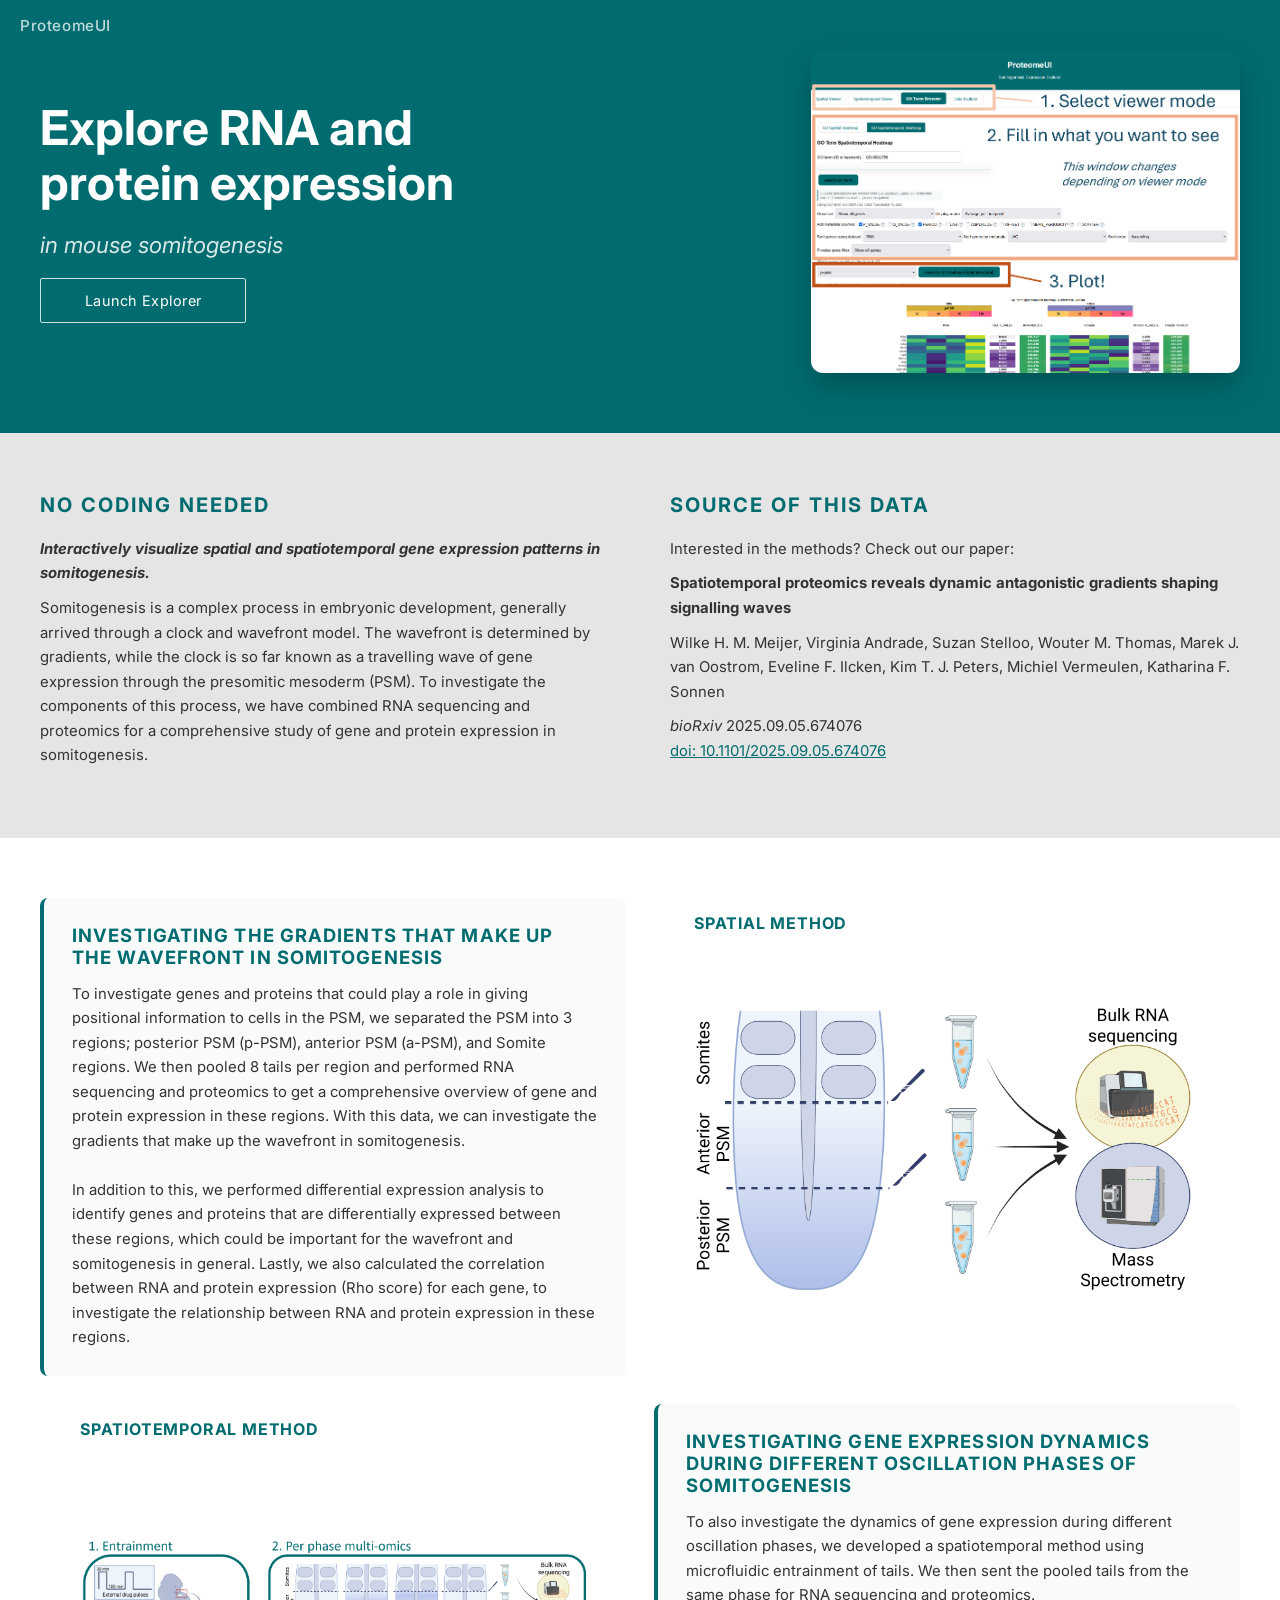
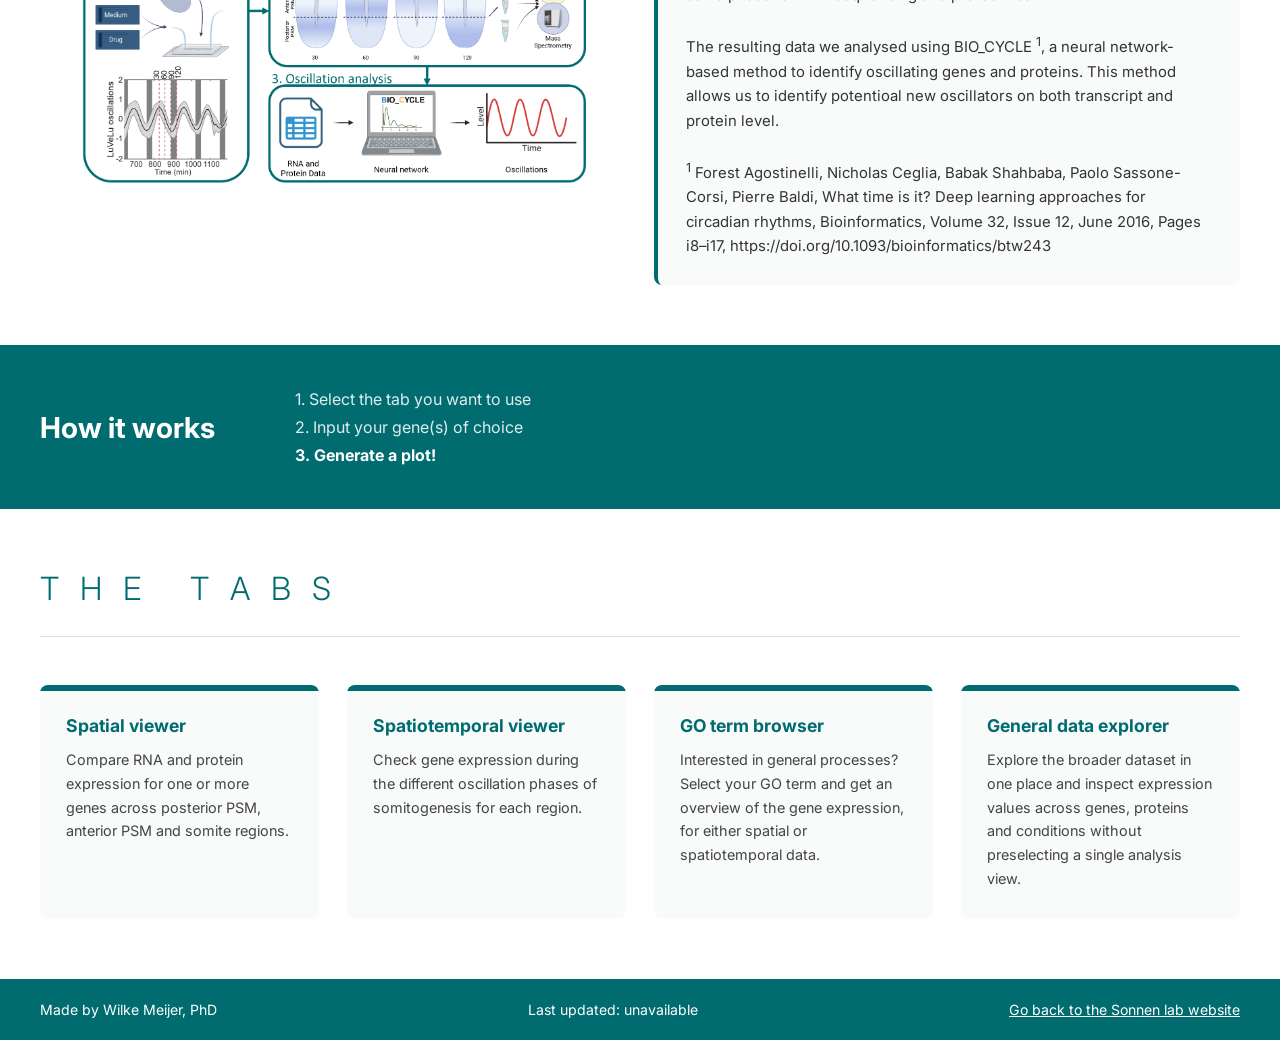
<file: index.html>
<!DOCTYPE html>
<html>

<head>

<title>ProteomeUI</title>

<link rel="stylesheet" href="css/style.css">
<link rel="preconnect" href="https://fonts.googleapis.com">
<link rel="preconnect" href="https://fonts.gstatic.com" crossorigin>
<link href="https://fonts.googleapis.com/css2?family=Inter:wght@300;400;500;600;700&display=swap" rel="stylesheet">

</head>

<body>

<!-- Hero Section: full-width teal background -->
<section class="home-hero">
  <p class="home-brand">ProteomeUI</p>
<div class="home-hero-inner">

  <!-- Left: Title, Subtitle, Launch Button -->
  <div class="home-hero-left">
    <h1 class="home-hero-title">Explore RNA and<br>protein expression</h1>
    <h2 class="home-hero-sub">in mouse somitogenesis</h2>
    <a class="home-launch-btn" href="explorer.html">Launch Explorer</a>
  </div>

  <!-- Right: Infographic Placeholder -->
  <div class="home-hero-right">
    <img
      class="home-hero-graphic"
      src="assets/graphic-website-text-cropped.png"
      alt="ProteomeUI infographic and tool preview"
    >
  </div>

</div>
</section>

<!-- Info Section: light gray, 2 columns -->
<section class="home-info">
<div class="home-info-inner">

  <!-- Left: No Coding Needed -->
  <div class="home-no-coding">
    <h3>No Coding Needed</h3>
    <p class="home-panel-lead"><strong>Interactively visualize spatial and spatiotemporal gene expression patterns in somitogenesis.</strong></p>
    <p>Somitogenesis is a complex process in embryonic development, generally arrived through a clock and wavefront model. The wavefront is determined by gradients, while the clock is so far known as a travelling wave of gene expression through the presomitic mesoderm (PSM). To investigate the components of this process, we have combined RNA sequencing and proteomics for a comprehensive study of gene and protein expression in somitogenesis.</p>
  </div>

  <!-- Right: Source of This Data -->
  <div class="home-source">
    <h3>Source of This Data</h3>
    <p>Interested in the methods? Check out our paper:</p>
    <p><strong>Spatiotemporal proteomics reveals dynamic antagonistic gradients shaping signalling waves</strong></p>
    <p>Wilke H. M. Meijer, Virginia Andrade, Suzan Stelloo, Wouter M. Thomas, Marek J. van Oostrom, Eveline F. Ilcken, Kim T. J. Peters, Michiel Vermeulen, Katharina F. Sonnen</p>
    <p><em>bioRxiv</em> 2025.09.05.674076<br>
    <a href="https://doi.org/10.1101/2025.09.05.674076" target="_blank">doi: 10.1101/2025.09.05.674076</a></p>
  </div>

</div>
</section>

<!-- Methods Background: white background, alternating 2x2 grid -->
<section class="home-methods">
<div class="home-methods-inner">

  <div class="home-methods-grid">

    <!-- Row 1: text (left) + graphic (right) -->
    <article class="home-method-card home-method-card--text">
      <h3>Investigating the gradients that make up the wavefront in somitogenesis</h3>
      
      <p>To investigate genes and proteins that could play a role in giving positional information to cells in the PSM, we separated the PSM into 3 regions; posterior PSM (p-PSM), anterior PSM (a-PSM), and Somite regions.
        We then pooled 8 tails per region and performed RNA sequencing and proteomics to get a comprehensive overview of gene and protein expression in these regions. With this data, we can investigate the gradients that make up the wavefront in somitogenesis. 
        <br>
        <br> In addition to this, we performed differential expression analysis to identify genes and proteins that are differentially expressed between these regions, which could be important for the wavefront and somitogenesis in general. 
        Lastly, we also calculated the correlation between RNA and protein expression (Rho score) for each gene, to investigate the relationship between RNA and protein expression in these regions.
      </p>
    </article>

    <figure class="home-method-card home-method-card--image" aria-label="Spatial methods graphic">
      <figcaption class="home-method-image-title">Spatial method</figcaption>
      <img src="assets/spatial-graphic.png" alt="Spatial data methods graphic">
    </figure>

    <!-- Row 2: graphic (left) + text (right) -->
    <figure class="home-method-card home-method-card--image" aria-label="Spatiotemporal methods graphic">
      <figcaption class="home-method-image-title">Spatiotemporal method</figcaption>
      <img src="assets/spatiotemporal-graphic.png" alt="Spatiotemporal methods graphic">
    </figure>

    <article class="home-method-card home-method-card--text">
      <h3>Investigating gene expression dynamics during different oscillation phases of somitogenesis</h3>
            <p>To also investigate the dynamics of gene expression during different oscillation phases, we developed a spatiotemporal method using microfluidic entrainment of tails.
              We then sent the pooled tails from the same phase for RNA sequencing and proteomics.
              <br>
              <br>
              The resulting data we analysed using BIO_CYCLE <sup>1</sup>, a neural network-based method to identify oscillating genes and proteins.
              This method allows us to identify potentioal new oscillators on both transcript and protein level. 
              <br>
              <br>
              <sup>1</sup> Forest Agostinelli, Nicholas Ceglia, Babak Shahbaba, Paolo Sassone-Corsi, Pierre Baldi, What time is it? Deep learning approaches for circadian rhythms, Bioinformatics, Volume 32, Issue 12, June 2016, Pages i8–i17, https://doi.org/10.1093/bioinformatics/btw243
    </article>

  </div>

</div>
</section>

<!-- How It Works: teal background -->
<section class="home-how">
<div class="home-how-inner">
  <h3 class="home-how-title">How it works</h3>
  <ol class="home-how-steps">
    <li>1.  Select the tab you want to use</li>
    <li>2.  Input your gene(s) of choice</li>
    <li><strong>3.  Generate a plot!</strong></li>
  </ol>
</div>
</section>

<!-- The Tabs: white background -->
<section class="home-tabs">
<div class="home-tabs-inner">
  <h2 class="home-tabs-heading">T H E &nbsp; T A B S</h2>
  <hr class="home-tabs-divider">
  <div class="home-tabs-grid">

    <div class="home-tab-card">
      <div class="home-tab-card-body">
        <h4>Spatial viewer</h4>
        <p>Compare RNA and protein expression for one or more genes across posterior PSM, anterior PSM and somite regions.</p>
      </div>
    </div>

    <div class="home-tab-card">
      <div class="home-tab-card-body">
        <h4>Spatiotemporal viewer</h4>
        <p>Check gene expression during the different oscillation phases of somitogenesis for each region.</p>
      </div>
    </div>

    <div class="home-tab-card">
      <div class="home-tab-card-body">
        <h4>GO term browser</h4>
        <p>Interested in general processes? Select your GO term and get an overview of the gene expression, for either spatial or spatiotemporal data.</p>
      </div>
    </div>

    <div class="home-tab-card">
      <div class="home-tab-card-body">
        <h4>General data explorer</h4>
        <p>Explore the broader dataset in one place and inspect expression values across genes, proteins and conditions without preselecting a single analysis view.</p>
      </div>
    </div>

  </div>
</div>
</section>

<!-- Footer: teal background -->
<footer class="home-footer">
  <span>Made by Wilke Meijer, PhD</span>
  <span data-last-updated>Last updated: loading...</span>
  <span><a href="https://www.sonnenlab.org" target="_blank">Go back to the Sonnen lab website</a></span>
</footer>

<script src="js/last-updated.js"></script>

</body>

</html>
</file>
<file: css/style.css>
body{
font-family: 'Inter', sans-serif;
margin:0;
background: #ffffff;
}

.header{
background:#006c70;
color:#ffffff;
padding:25px;
text-align:center;
}

.main-tabs{
display:flex;
background:white;
border-bottom:1px solid #ddd;
}

.tab-button{
padding:14px 20px;
border:1px solid #ddd;
background:white;
color:#006c70;
cursor:pointer;
font-size:16px;
}

.tab-button.active{
border-bottom:3px solid #e9ecef;
font-weight:bold;
background:#006c70;
color:#ffffff;
}

.sub-tabs{
margin-top:20px;
}

.subtab-button{
padding:10px 16px;
border:1px solid #ddd;
color:#006c70;
background:#ffffff;
cursor:pointer;
margin-right:10px;
border-radius:4px;
}

.subtab-button.active{
background:#006c70;
color:#ffffff;
}

.main-tab-content{
display:none;
padding:30px;
}

.main-tab-content.active{
display:block;
}

.subtab-content{
display:none;
margin-top:20px;
}

.subtab-content.active{
display:block;
}

#plot{
    flex: 1 1 auto;
    min-width: 0;
    width: 100%;
    max-width: none;
    padding: 0;
}

#plotColumn{
    flex: 1 1 auto;
    min-width: 0;
    display:flex;
    flex-direction:column;
    gap:0;
}

#plotHeaderStrip{
    flex: 0 0 98px;
    min-height: 98px;
    max-height: 98px;
    width: 100%;
    box-sizing: border-box;
    overflow: hidden;
}

#plotHeaderStrip.plot-header-strip--spatial{
    flex-basis: 74px;
    min-height: 74px;
    max-height: 74px;
}

#plotLayout{
    display:flex;
    align-items:flex-start;
    gap:20px;
    width: min(94vw, 1500px);
    margin: 0 auto;
    padding: 0 24px 24px;
    box-sizing: border-box;
}

#plotLayout.plot-layout--spatial-single #plotColumn{
    max-width: min(74vw, 760px);
}

@media (max-width: 1100px){
    #plotLayout.plot-layout--spatial-single #plotColumn{
        max-width: 100%;
    }
}

#plot .js-plotly-plot,
#plot .plot-container,
#plot .svg-container{
    width: 100% !important;
}

.plot-header-strip{
    display:none;
}

.plot-header-strip.is-visible{
    display:grid;
    gap:0;
    align-content:stretch;
}

.plot-header-strip--temporal{
    grid-template-rows: 16px 14px 22px 24px;
    padding-top: 0;
}

.plot-header-strip--spatial{
    grid-template-rows: 18px 16px 24px;
    padding-top: 0;
}

.plot-header-strip__title{
    height: 16px;
    line-height: 16px;
    font-size: 11px;
    font-weight: 700;
    text-align:center;
    color:#111111;
}

.plot-header-strip__cell{
    min-width: 0;
    height: 100%;
    display:flex;
    flex-direction:column;
    justify-content:flex-start;
}

.plot-header-strip__cell--blank{
    visibility:hidden;
}

.plot-header-strip__modality-label{
    height: 14px;
    line-height: 14px;
    font-size: 10px;
    font-weight: 700;
    text-align:center;
    color:#000000;
}

.plot-header-strip--spatial .plot-header-strip__modality-label{
    height: 16px;
    line-height: 16px;
    border-radius: 3px 3px 0 0;
    background:#f3f5f7;
    border-top: 1px solid rgba(0, 0, 0, 0.2);
    border-left: 1px solid rgba(0, 0, 0, 0.08);
    border-right: 1px solid rgba(0, 0, 0, 0.08);
    color:#111111;
}

.plot-header-strip__region-bar{
    position:relative;
    height: 22px;
    display:flex;
    align-items:center;
    justify-content:center;
    border-top: 1px solid #000000;
    box-sizing:border-box;
    color:#000000;
    font-size: 12px;
    font-weight: 600;
    overflow:hidden;
}

.plot-header-strip__region-bar--spatial{
    display:grid;
    grid-template-columns: repeat(3, minmax(0, 1fr));
    gap:0;
    height: 24px;
    border-top: 1px solid rgba(0, 0, 0, 0.18);
}

.plot-header-strip__region-segment{
    display:flex;
    align-items:center;
    justify-content:center;
    min-width:0;
    height: 100%;
    font-size: 10px;
    font-weight: 700;
    color:#111111;
    border-right: 1px solid rgba(255, 255, 255, 0.25);
    box-sizing:border-box;
}

.plot-header-strip__region-segment:last-child{
    border-right:none;
}

.plot-header-strip__timepoint-row{
    display:grid;
    gap:0;
    height: 24px;
}

.plot-header-strip__timepoint{
    display:flex;
    align-items:center;
    justify-content:center;
    font-size: 11px;
    font-weight: 700;
    color:#000000;
    border-right: 1px solid rgba(0, 0, 0, 0.08);
    box-sizing:border-box;
}

.plot-header-strip__timepoint:last-child{
    border-right:none;
}

.plot-header-strip__separator{
    height: 2px;
    background:#000000;
}

.plot-header-strip__metric-spacer{
    height: 100%;
}

.go-autocomplete-panel{
    display:flex;
    flex-direction:column;
    gap:6px;
    margin:6px 0 10px;
    padding:8px;
    border:1px solid #c9d8d8;
    border-radius:10px;
    background:#f7fbfb;
    box-shadow:0 8px 24px rgba(0, 0, 0, 0.08);
    max-width:min(100%, 680px);
    max-height:260px;
    overflow:auto;
}

.go-autocomplete-item{
    width:100%;
    text-align:left;
    border:1px solid #d3e2e2;
    background:#ffffff;
    color:#123;
    border-radius:8px;
    padding:10px 12px;
    font-size:0.92rem;
    cursor:pointer;
}

.go-autocomplete-item:active,
.go-autocomplete-item:hover{
    background:#eef7f7;
    border-color:#9ec7c7;
}

.go-autocomplete-empty{
    padding:10px 12px;
    color:#546;
    font-size:0.92rem;
}

.stats-panel{
    display:none;
    min-width: 360px;
    max-width: 480px;
    background:#f8fbfb;
    border:1px solid #d7e7e7;
    border-radius:8px;
    padding:12px;
    margin-top:40px;
}

.stats-panel.active{
    display:block;
}

.stats-panel table{
    width:100%;
    border-collapse:collapse;
    font-size:0.9rem;
}

.stats-panel th,
.stats-panel td{
    border:1px solid #d7e7e7;
    padding:6px 8px;
    text-align:left;
}

.stats-panel th{
    background:#eef7f7;
    color:#004f52;
}

.meta-controls{
    display:flex;
    flex-wrap:wrap;
    gap:8px 14px;
    margin:8px 0 12px;
    font-size:0.92rem;
}

.meta-controls label{
    display:flex;
    align-items:center;
    gap:4px;
}

.metric-option{
    position:relative;
}

.temporal-single-controls{
    display:flex;
    flex-wrap:wrap;
    align-items:center;
    gap:10px 14px;
    margin-top:8px;
}

.temporal-single-controls label{
    display:flex;
    align-items:center;
    gap:6px;
}

.temporal-single-controls select{
    width:auto;
    min-width:160px;
    max-width:none;
}

.metric-help{
    display:inline-flex;
    align-items:center;
    justify-content:center;
    width:16px;
    height:16px;
    border-radius:50%;
    border:1px solid #89a;
    color:#345;
    font-size:11px;
    font-weight:700;
    line-height:1;
    cursor:help;
    background:#f2f7fb;
    user-select:none;
}

.metric-help:hover,
.metric-help:focus-visible{
    border-color:#006c70;
    color:#006c70;
    outline:none;
}

.metric-help::after{
    content: attr(data-tooltip);
    position:absolute;
    left: 0;
    top: calc(100% + 8px);
    width: min(320px, 85vw);
    background:#1f2d35;
    color:#ffffff;
    border-radius:6px;
    padding:8px 10px;
    font-size:0.78rem;
    line-height:1.4;
    box-shadow:0 6px 18px rgba(0,0,0,0.18);
    opacity:0;
    visibility:hidden;
    transform:translateY(-3px);
    transition:opacity 0.15s ease, transform 0.15s ease;
    z-index:30;
    pointer-events:none;
    white-space:normal;
}

.metric-help:hover::after,
.metric-help:focus-visible::after{
    opacity:1;
    visibility:visible;
    transform:translateY(0);
}

.meta-controls input[type="checkbox"]{
    width:auto;
    max-width:none;
    margin:0;
}

@media (max-width: 1100px) {
    #plotLayout{
        flex-direction:column;
        padding: 0 16px 20px;
    }
    .stats-panel{
        margin-top:0;
        min-width:0;
        width:100%;
        max-width:100%;
    }
}

input, textarea, select {
    padding: 12px;
    border: 1px solid #ccc;
    border-radius: 8px;
    font-size: 16px;
    margin: 5px 0;
    width: 100%;
    max-width: 400px;
    box-sizing: border-box;
}

button {
    padding: 12px 24px;
    background: #006c70;
    color: #000000;
    border: none;
    border-radius: 8px;
    cursor: pointer;
    font-size: 16px;
    margin: 10px 5px;
    transition: background 0.3s;
}

button:hover {
    background: #005a5a;
    color: #ffffff;
}

button:disabled {
    opacity: 0.6;
    cursor: not-allowed;
    background: #006c70;
    color: #fff;
}

.region-prompt {
    margin: 10px 0 2px;
    font-size: 0.92rem;
    color: #444;
    font-weight: 500;
}

.explorer-estimate {
    margin: 6px 0 2px;
    font-size: 0.9rem;
    font-weight: 600;
}

.explorer-advice {
    margin: 0 0 6px;
    font-size: 0.88rem;
    color: #42565a;
    max-width: 920px;
}

.explorer-preview-controls {
    display: flex;
    align-items: center;
    gap: 8px 10px;
    flex-wrap: wrap;
    margin: 8px 0 10px;
}

.explorer-preview-controls input[type="number"] {
    width: 92px;
    max-width: 92px;
    padding: 8px 10px;
}

.explorer-action-row {
    display:flex;
    align-items:center;
    gap:10px;
    flex-wrap:wrap;
}

.explorer-render-timer {
    min-height: 1.2rem;
    font-size: 0.9rem;
    color: #4a5a61;
}

.explorer-render-timer.is-running {
    color: #8a5a00;
    font-variant-numeric: tabular-nums;
}

.explorer-estimate.risk-low {
    color: #0b7a38;
}

.explorer-estimate.risk-medium {
    color: #9a6b00;
}

.explorer-estimate.risk-high {
    color: #9c1d1d;
}

.go-timing-note {
    margin: 8px 0 4px;
    font-size: 0.86rem;
    color: #666;
    background: #f5fafa;
    border-left: 3px solid #006c70;
    padding: 5px 10px;
    border-radius: 0 4px 4px 0;
    max-width: 480px;
}

.go-progress-wrap {
    width: 100%;
    max-width: 400px;
    height: 6px;
    background: #e0eded;
    border-radius: 3px;
    margin: 6px 0 4px;
    overflow: hidden;
}

.go-progress-bar {
    height: 100%;
    width: 0%;
    background: linear-gradient(90deg, #006c70, #00a8ae);
    border-radius: 3px;
    transition: width 0.3s ease;
}

.hero-grid {
    display: grid;
    grid-template-columns: 1fr 1fr;
    gap: 40px;
    max-width: 1200px;
    margin: 60px auto;
    padding: 0 30px;
    align-items: center;
}

.hero-left {
    display: flex;
    flex-direction: column;
    gap: 20px;
}

.hero-title {
    line-height: 1.2;
}

.title-main {
    font-size: 3.2rem;
    color: #006c70;
    margin: 0;
    font-weight: 700;
}

.title-sub {
    font-size: 1.5rem;
    color: #666;
    margin: 10px 0 0;
    font-weight: 400;
    font-style: italic;
}

.hero-desc {
    font-size: 1.1rem;
    line-height: 1.6;
    color: #333;
    margin: 0;
}

.hero-right {
    display: flex;
    align-items: center;
    justify-content: center;
}

.infographic-placeholder {
    width: 100%;
    aspect-ratio: 1 / 1;
    background: linear-gradient(135deg, #f5fbfb, #e8f4f5);
    border: 2px dashed #d7e7e7;
    border-radius: 12px;
    display: flex;
    flex-direction: column;
    align-items: center;
    justify-content: center;
    color: #999;
}

.features-publication {
    display: grid;
    grid-template-columns: 1fr 1fr;
    gap: 40px;
    max-width: 1200px;
    margin: 60px auto;
    padding: 0 30px;
}

.features-panel {
    background: #f9fbfb;
    border-left: 4px solid #006c70;
    padding: 30px;
    border-radius: 8px;
}

.features-panel h3 {
    font-size: 1.4rem;
    color: #006c70;
    margin-top: 0;
}

.features-panel ul {
    list-style: none;
    padding: 0;
    margin: 0;
}

.features-panel li {
    margin: 12px 0;
    line-height: 1.6;
    color: #333;
    font-size: 0.95rem;
}

.about-panel {
    background: #f9fbfb;
    border-left: 4px solid #006c70;
    padding: 30px;
    border-radius: 8px;
}

.about-panel h3 {
    font-size: 1.4rem;
    color: #006c70;
    margin-top: 0;
}

.about-panel p {
    margin: 12px 0;
    line-height: 1.6;
    color: #333;
    font-size: 0.95rem;
}

.about-panel a {
    color: #006c70;
    text-decoration: none;
    border-bottom: 1px solid #006c70;
}

.about-panel a:hover {
    color: #005a5a;
}

@media (max-width: 900px) {
    .hero-grid,
    .features-publication {
        grid-template-columns: 1fr;
        gap: 30px;
        margin: 40px auto;
    }

    .title-main {
        font-size: 2.2rem;
    }

    .title-sub {
        font-size: 1.2rem;
    }

    .infographic-placeholder {
        min-height: 300px;
    }
}
    text-align: center;
    color: #000000;
}

.info h2, .features h2 {
    color: #006c70;
    font-size: 2rem;
    margin-bottom: 1rem;
}

.info p {
    font-size: 1.1rem;
    line-height: 1.6;
    color: #000000 !important;
}

.features ul {
    list-style: none;
    padding: 0;
}

.features li {
    background: #f9f9f9;
    margin: 1rem 0;
    padding: 1rem;
    border-radius: 8px;
    border-left: 5px solid #006c70;
    color: #000000;
}

footer {
    background: #006c70;
    color: #ffffff;
    text-align: center;
    padding: 2rem;
    font-size: 0.9rem;
}

/* ===== HOME PAGE (index.html) ===== */

.home-hero {
    background: #006c70;
    width: 100%;
    position: relative;
}

.home-brand {
    position: absolute;
    top: 16px;
    left: 20px;
    font-size: 0.9rem;
    color: rgba(255,255,255,0.8);
    margin: 0;
    font-weight: 500;
    letter-spacing: 0.03em;
    z-index: 1;
}

.home-hero-inner {
    display: grid;
    grid-template-columns: 1.2fr 0.8fr;
    max-width: 1200px;
    margin: 0 auto;
    padding: 50px 40px 60px;
    gap: 60px;
    align-items: center;
}

.home-brand {
    font-size: 0.95rem;
    color: rgba(255,255,255,0.75);
    margin: 0 0 20px;
    font-weight: 500;
    letter-spacing: 0.04em;
}

.home-hero-left {
    display: flex;
    flex-direction: column;
    gap: 20px;
}

.home-hero-title {
    font-size: 3rem;
    font-weight: 700;
    color: #ffffff;
    margin: 0;
    line-height: 1.15;
}

.home-hero-sub {
    font-size: 1.4rem;
    font-weight: 400;
    font-style: italic;
    color: rgba(255,255,255,0.85);
    margin: 0;
}

.home-launch-btn {
    display: inline-block;
    padding: 13px 44px;
    border: 1.5px solid rgba(255,255,255,0.8);
    color: #ffffff;
    background: transparent;
    text-decoration: none;
    font-size: 0.9rem;
    font-family: 'Inter', sans-serif;
    letter-spacing: 0.03em;
    border-radius: 2px;
    align-self: flex-start;
    transition: background 0.2s, color 0.2s;
}

.home-launch-btn:hover {
    background: #ffffff;
    color: #006c70;
}

.home-hero-right {
    display: flex;
    align-items: center;
    justify-content: flex-end;
}

.home-hero-graphic {
    border-radius: 12px;
    width: 94%;
    max-width: 470px;
    height: auto;
    display: block;
    box-shadow: 0 14px 32px rgba(0, 0, 0, 0.24);
}

/* Info section */

.home-info {
    background: #e5e5e5;
    width: 100%;
}

.home-info-inner {
    display: grid;
    grid-template-columns: 1fr 1fr;
    max-width: 1200px;
    margin: 0 auto;
    padding: 60px 40px;
    gap: 60px;
}

.home-no-coding h3,
.home-source h3 {
    font-size: 1.25rem;
    font-weight: 700;
    color: #006c70;
    text-transform: uppercase;
    letter-spacing: 0.1em;
    margin: 0 0 20px;
}

.home-panel-lead {
    font-size: 1rem;
    line-height: 1.55;
    color: #222;
    font-style: italic;
    margin: 0 0 14px;
}

.home-no-coding p,
.home-source p {
    font-size: 0.93rem;
    line-height: 1.65;
    color: #333;
    margin: 0 0 10px;
}

.home-source a {
    color: #006c70;
    text-decoration: underline;
}

.home-source a:hover {
    color: #005a5a;
}

/* Methods background section */

.home-methods {
    background: #ffffff;
    width: 100%;
}

.home-methods-inner {
    max-width: 1200px;
    margin: 0 auto;
    padding: 60px 40px;
}

.home-methods-grid {
    display: grid;
    grid-template-columns: 1fr 1fr;
    gap: 28px;
}

.home-method-card {
    border-radius: 8px;
    overflow: hidden;
}

.home-method-card--text {
    background: #f9fbfb;
    border-left: 4px solid #006c70;
    padding: 26px 28px;
}

.home-method-card--text h3 {
    font-size: 1.15rem;
    font-weight: 700;
    color: #006c70;
    text-transform: uppercase;
    letter-spacing: 0.06em;
    margin: 0 0 14px;
}

.home-method-lead {
    margin: 0 0 10px;
    font-size: 0.95rem;
    line-height: 1.55;
    color: #222;
}

.home-method-card--text p {
    margin: 0 0 10px;
    font-size: 0.93rem;
    line-height: 1.65;
    color: #333;
}

.home-method-card--text p:last-child {
    margin-bottom: 0;
}

.home-method-card--image {
    background: #ffffff;
    display: flex;
    flex-direction: column;
    align-items: stretch;
    justify-content: flex-start;
    gap: 8px;
    min-height: 260px;
}

.home-method-image-title {
    margin: 0;
    color: #006c70;
    font-size: 1rem;
    font-weight: 700;
    letter-spacing: 0.05em;
    text-transform: uppercase;
    line-height: 1.2;
}

.home-method-card--image img {
    width: 100%;
    height: 100%;
    object-fit: contain;
    display: block;
}

/* How it works */

.home-how {
    background: #006c70;
    width: 100%;
}

.home-how-inner {
    display: flex;
    align-items: center;
    max-width: 1200px;
    margin: 0 auto;
    padding: 44px 40px;
    gap: 80px;
}

.home-how-title {
    font-size: 1.8rem;
    font-weight: 700;
    color: #ffffff;
    margin: 0;
    white-space: nowrap;
    flex-shrink: 0;
}

.home-how-steps {
    list-style: none;
    padding: 0;
    margin: 0;
    display: flex;
    flex-direction: column;
    gap: 8px;
}

.home-how-steps li {
    font-size: 1rem;
    color: rgba(255,255,255,0.88);
}

.home-how-steps li:last-child {
    font-weight: 700;
    color: #ffffff;
}

/* The Tabs */

.home-tabs {
    background: #ffffff;
    width: 100%;
}

.home-tabs-inner {
    max-width: 1200px;
    margin: 0 auto;
    padding: 60px 40px;
}

.home-tabs-heading {
    font-size: 2rem;
    font-weight: 300;
    color: #006c70;
    letter-spacing: 0.2em;
    margin: 0 0 28px;
}

.home-tabs-divider {
    border: none;
    border-top: 1px solid #ddd;
    margin: 0 0 48px;
}

.home-tabs-grid {
    display: grid;
    grid-template-columns: repeat(4, minmax(0, 1fr));
    gap: 28px;
    text-align: left;
}

.home-tab-card {
    background: #f9fbfb;
    border-radius: 8px;
    overflow: hidden;
    display: flex;
    flex-direction: column;
}

.home-tab-card::before {
    content: '';
    display: block;
    height: 6px;
    background: #006c70;
    border-radius: 8px 8px 0 0;
}

.home-tab-card-body {
    padding: 24px 26px 28px;
}

.home-tab-card h4 {
    font-size: 1.1rem;
    color: #006c70;
    font-weight: 700;
    margin: 0 0 12px;
}

.home-tab-card p {
    font-size: 0.9rem;
    line-height: 1.65;
    color: #444;
    margin: 0;
}

/* Home footer */

.home-footer {
    background: #006c70;
    color: #ffffff;
    display: flex;
    justify-content: space-between;
    align-items: center;
    padding: 22px 40px;
    font-size: 0.88rem;
}

.home-footer a {
    color: #ffffff;
    text-decoration: underline;
}

.home-footer a:hover {
    color: rgba(255,255,255,0.75);
}

/* Responsive */

@media (max-width: 1200px) {
    .home-tabs-grid {
        grid-template-columns: 1fr 1fr;
    }
}

@media (max-width: 900px) {
    .home-hero-inner,
    .home-info-inner {
        grid-template-columns: 1fr;
        padding: 40px 24px;
        gap: 36px;
    }

    .home-methods-inner {
        padding: 48px 24px;
    }

    .home-methods-grid {
        grid-template-columns: 1fr;
        gap: 24px;
    }

    .home-hero-title {
        font-size: 2.2rem;
    }

    .home-hero-sub {
        font-size: 1.15rem;
    }

    .home-hero-graphic {
        max-width: 100%;
    }

    .home-how-inner {
        flex-direction: column;
        gap: 20px;
        padding: 40px 24px;
    }

    .home-tabs-inner {
        padding: 48px 24px;
    }

    .home-tabs-grid {
        grid-template-columns: 1fr;
        gap: 32px;
    }

    .home-footer {
        flex-direction: column;
        gap: 10px;
        text-align: center;
        padding: 24px;
    }
}
</file>
